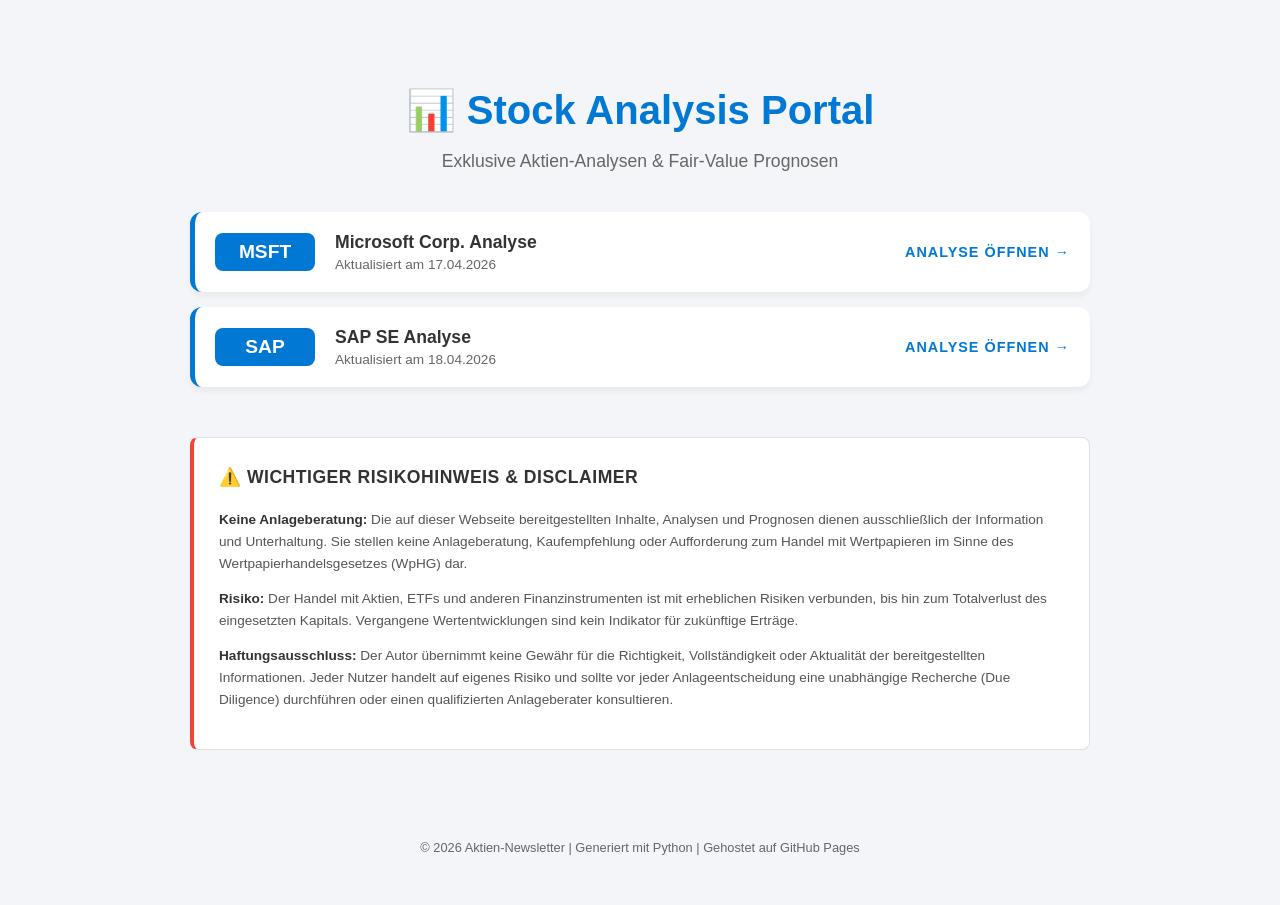
<file: index.html>
<!DOCTYPE html>
<html lang="de">
<head>
    <meta charset="UTF-8">
    <meta name="viewport" content="width=device-width, initial-scale=1.0">
    <title>Aktien-Analyse Portal</title>
    <link rel="stylesheet" href="style.css">
</head>
<body>

<div class="container">
    <header>
        <h1>📊 Stock Analysis Portal</h1>
        <p class="subtitle">Exklusive Aktien-Analysen & Fair-Value Prognosen</p>
    </header>

    <div id="report-grid" class="report-list"></div>

    <section class="disclaimer-box">
    <h3>⚠️ Wichtiger Risikohinweis & Disclaimer</h3>
    <p>
        <strong>Keine Anlageberatung:</strong> Die auf dieser Webseite bereitgestellten Inhalte, Analysen und Prognosen dienen ausschließlich der Information und Unterhaltung. Sie stellen keine Anlageberatung, Kaufempfehlung oder Aufforderung zum Handel mit Wertpapieren im Sinne des Wertpapierhandelsgesetzes (WpHG) dar.
    </p>
    <p>
        <strong>Risiko:</strong> Der Handel mit Aktien, ETFs und anderen Finanzinstrumenten ist mit erheblichen Risiken verbunden, bis hin zum Totalverlust des eingesetzten Kapitals. Vergangene Wertentwicklungen sind kein Indikator für zukünftige Erträge.
    </p>
    <p>
        <strong>Haftungsausschluss:</strong> Der Autor übernimmt keine Gewähr für die Richtigkeit, Vollständigkeit oder Aktualität der bereitgestellten Informationen. Jeder Nutzer handelt auf eigenes Risiko und sollte vor jeder Anlageentscheidung eine unabhängige Recherche (Due Diligence) durchführen oder einen qualifizierten Anlageberater konsultieren.
    </p>
    </section>
    
    <footer>
        &copy; 2026 Aktien-Newsletter | Generiert mit Python | Gehostet auf GitHub Pages
    </footer>
</div>

<script src="script.js"></script>
</body>
</html>
</file>
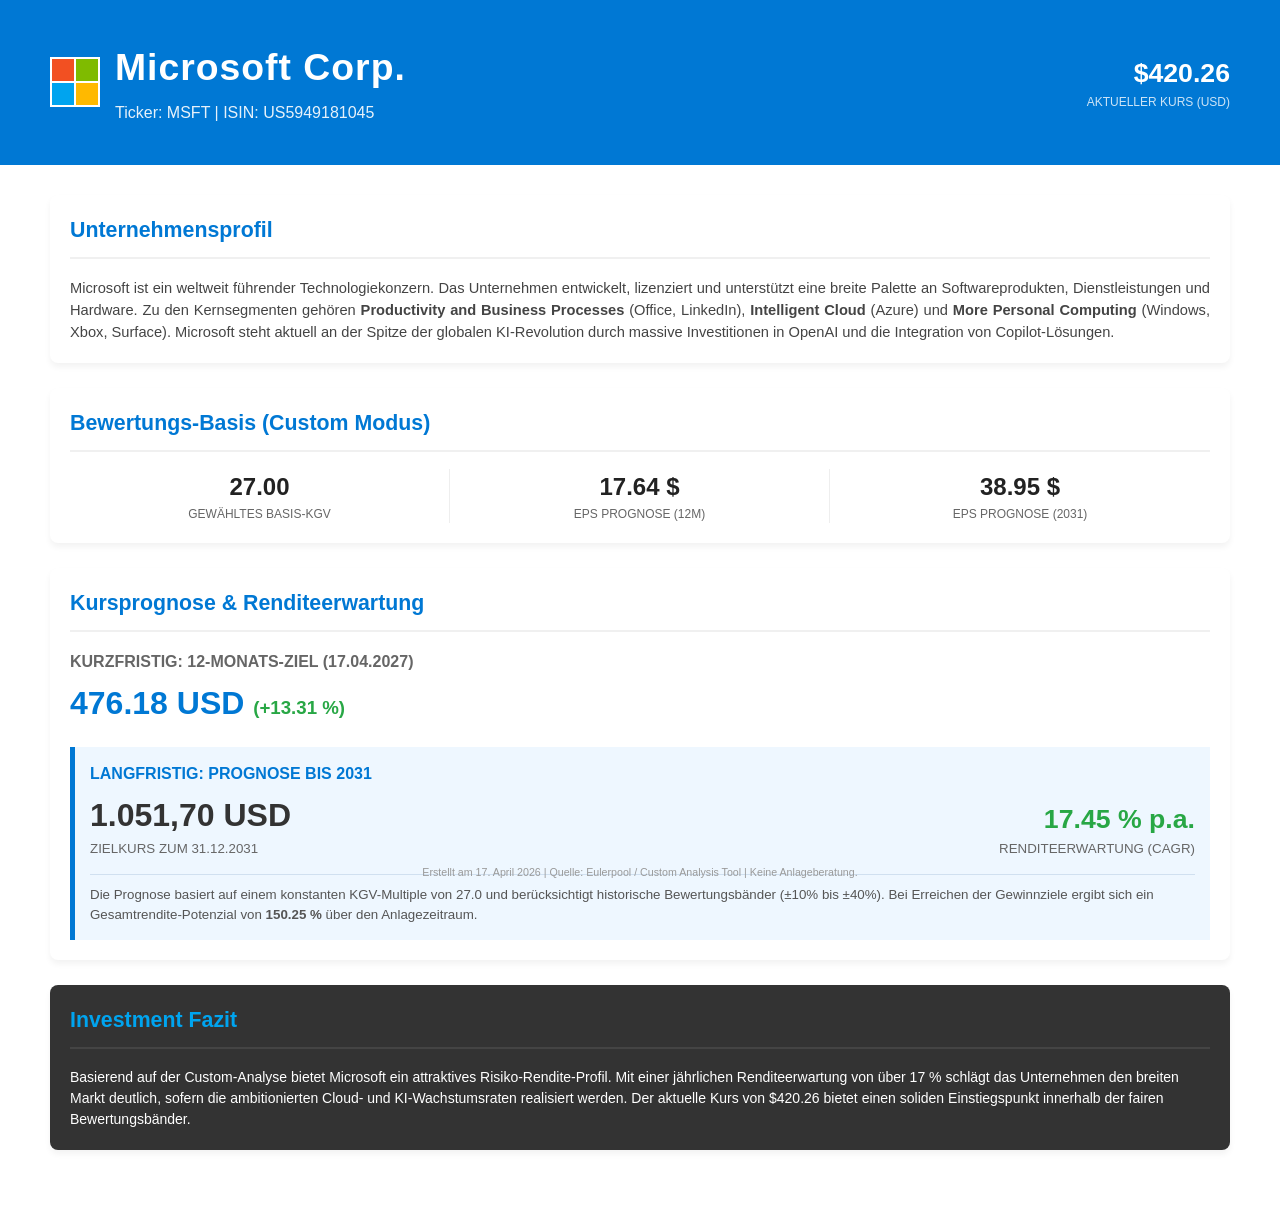
<file: reports/Microsoft_Investment_Report_MSFT.html>
<!DOCTYPE html>
<html lang="de">
<head>
    <meta charset="UTF-8">
    <style>
        @page {
            size: A4;
            margin: 0;
            background-color: #f4f7f9;
        }
        body {
            font-family: 'Segoe UI', Roboto, Helvetica, Arial, sans-serif;
            margin: 0;
            color: #333;
            line-height: 1.5;
        }
        .header {
            background-color: #0078d4;
            color: white;
            padding: 40px 50px;
            display: flex;
            justify-content: space-between;
            align-items: center;
        }
        .logo-box {
            width: 50px;
            height: 50px;
            background-color: white;
            display: inline-block;
            margin-right: 15px;
            position: relative;
        }
        /* Stylized Microsoft Logo */
        .logo-box div {
            position: absolute;
            width: 22px;
            height: 22px;
        }
        .l1 { top: 2px; left: 2px; background-color: #f25022; }
        .l2 { top: 2px; right: 2px; background-color: #7fbb00; }
        .l3 { bottom: 2px; left: 2px; background-color: #00a4ef; }
        .l4 { bottom: 2px; right: 2px; background-color: #ffb900; }

        .title-section h1 {
            margin: 0;
            font-size: 28pt;
            letter-spacing: 1px;
        }
        .title-section p {
            margin: 5px 0 0 0;
            opacity: 0.9;
            font-size: 12pt;
        }
        .container {
            padding: 30px 50px;
        }
        .grid {
            display: block;
        }
        .card {
            background: white;
            border-radius: 8px;
            padding: 20px;
            margin-bottom: 25px;
            box-shadow: 0 4px 6px rgba(0,0,0,0.05);
        }
        .card h2 {
            margin-top: 0;
            color: #0078d4;
            font-size: 16pt;
            border-bottom: 2px solid #f0f0f0;
            padding-bottom: 10px;
        }
        .metric-row {
            display: table;
            width: 100%;
            margin-top: 15px;
        }
        .metric-item {
            display: table-cell;
            width: 33%;
            text-align: center;
            border-right: 1px solid #eee;
        }
        .metric-item:last-child {
            border-right: none;
        }
        .metric-value {
            display: block;
            font-size: 18pt;
            font-weight: bold;
            color: #222;
        }
        .metric-label {
            display: block;
            font-size: 9pt;
            color: #666;
            text-transform: uppercase;
        }
        .description-box {
            font-size: 11pt;
            color: #444;
            text-align: justify;
        }
        .highlight-box {
            background-color: #eef7ff;
            border-left: 5px solid #0078d4;
            padding: 15px;
            margin-top: 10px;
        }
        .footer {
            position: absolute;
            bottom: 20px;
            width: 100%;
            text-align: center;
            font-size: 8pt;
            color: #999;
        }
        .tag-green { color: #28a745; }
        .tag-blue { color: #0078d4; }
    </style>
</head>
<body>

<div class="header">
    <div style="display: flex; align-items: center;">
        <div class="logo-box">
            <div class="l1"></div><div class="l2"></div>
            <div class="l3"></div><div class="l4"></div>
        </div>
        <div class="title-section">
            <h1>Microsoft Corp.</h1>
            <p>Ticker: MSFT | ISIN: US5949181045</p>
        </div>
    </div>
    <div style="text-align: right;">
        <div style="font-size: 20pt; font-weight: bold;">$420.26</div>
        <div style="font-size: 9pt; opacity: 0.8;">AKTUELLER KURS (USD)</div>
    </div>
</div>

<div class="container">
    <div class="card">
        <h2>Unternehmensprofil</h2>
        <div class="description-box">
            Microsoft ist ein weltweit führender Technologiekonzern. Das Unternehmen entwickelt, lizenziert und unterstützt eine breite Palette an Softwareprodukten, Dienstleistungen und Hardware. Zu den Kernsegmenten gehören <strong>Productivity and Business Processes</strong> (Office, LinkedIn), <strong>Intelligent Cloud</strong> (Azure) und <strong>More Personal Computing</strong> (Windows, Xbox, Surface). Microsoft steht aktuell an der Spitze der globalen KI-Revolution durch massive Investitionen in OpenAI und die Integration von Copilot-Lösungen.
        </div>
    </div>

    <div class="card">
        <h2>Bewertungs-Basis (Custom Modus)</h2>
        <div class="metric-row">
            <div class="metric-item">
                <span class="metric-value">27.00</span>
                <span class="metric-label">Gewähltes Basis-KGV</span>
            </div>
            <div class="metric-item">
                <span class="metric-value">17.64 $</span>
                <span class="metric-label">EPS Prognose (12M)</span>
            </div>
            <div class="metric-item">
                <span class="metric-value">38.95 $</span>
                <span class="metric-label">EPS Prognose (2031)</span>
            </div>
        </div>
    </div>

    <div class="card">
        <h2>Kursprognose & Renditeerwartung</h2>
        
        <div style="margin-bottom: 20px;">
            <h3 style="font-size: 12pt; color: #666; margin-bottom: 5px;">KURZFRISTIG: 12-MONATS-ZIEL (17.04.2027)</h3>
            <div style="font-size: 24pt; font-weight: bold; color: #0078d4;">476.18 USD <span style="font-size: 14pt; color: #28a745;">(+13.31 %)</span></div>
        </div>

        <div class="highlight-box">
            <h3 style="font-size: 12pt; color: #0078d4; margin-top: 0; margin-bottom: 5px;">LANGFRISTIG: PROGNOSE BIS 2031</h3>
            <div style="display: flex; justify-content: space-between; align-items: flex-end;">
                <div>
                    <div style="font-size: 24pt; font-weight: bold;">1.051,70 USD</div>
                    <div style="font-size: 10pt; color: #666;">ZIELKURS ZUM 31.12.2031</div>
                </div>
                <div style="text-align: right;">
                    <div style="font-size: 20pt; font-weight: bold; color: #28a745;">17.45 % p.a.</div>
                    <div style="font-size: 10pt; color: #666;">RENDITEERWARTUNG (CAGR)</div>
                </div>
            </div>
            <div style="margin-top: 15px; font-size: 10pt; color: #555; border-top: 1px solid #d0e0f0; padding-top: 10px;">
                Die Prognose basiert auf einem konstanten KGV-Multiple von 27.0 und berücksichtigt historische Bewertungsbänder (±10% bis ±40%). Bei Erreichen der Gewinnziele ergibt sich ein Gesamtrendite-Potenzial von <strong>150.25 %</strong> über den Anlagezeitraum.
            </div>
        </div>
    </div>

    <div class="card" style="background-color: #333; color: white;">
        <h2 style="color: #00a4ef; border-color: #444;">Investment Fazit</h2>
        <p style="font-size: 10.5pt; margin-bottom: 0;">
            Basierend auf der Custom-Analyse bietet Microsoft ein attraktives Risiko-Rendite-Profil. Mit einer jährlichen Renditeerwartung von über 17 % schlägt das Unternehmen den breiten Markt deutlich, sofern die ambitionierten Cloud- und KI-Wachstumsraten realisiert werden. Der aktuelle Kurs von $420.26 bietet einen soliden Einstiegspunkt innerhalb der fairen Bewertungsbänder.
        </p>
    </div>
</div>

<div class="footer">
    Erstellt am 17. April 2026 | Quelle: Eulerpool / Custom Analysis Tool | Keine Anlageberatung.
</div>

</body>
</html>
</file>
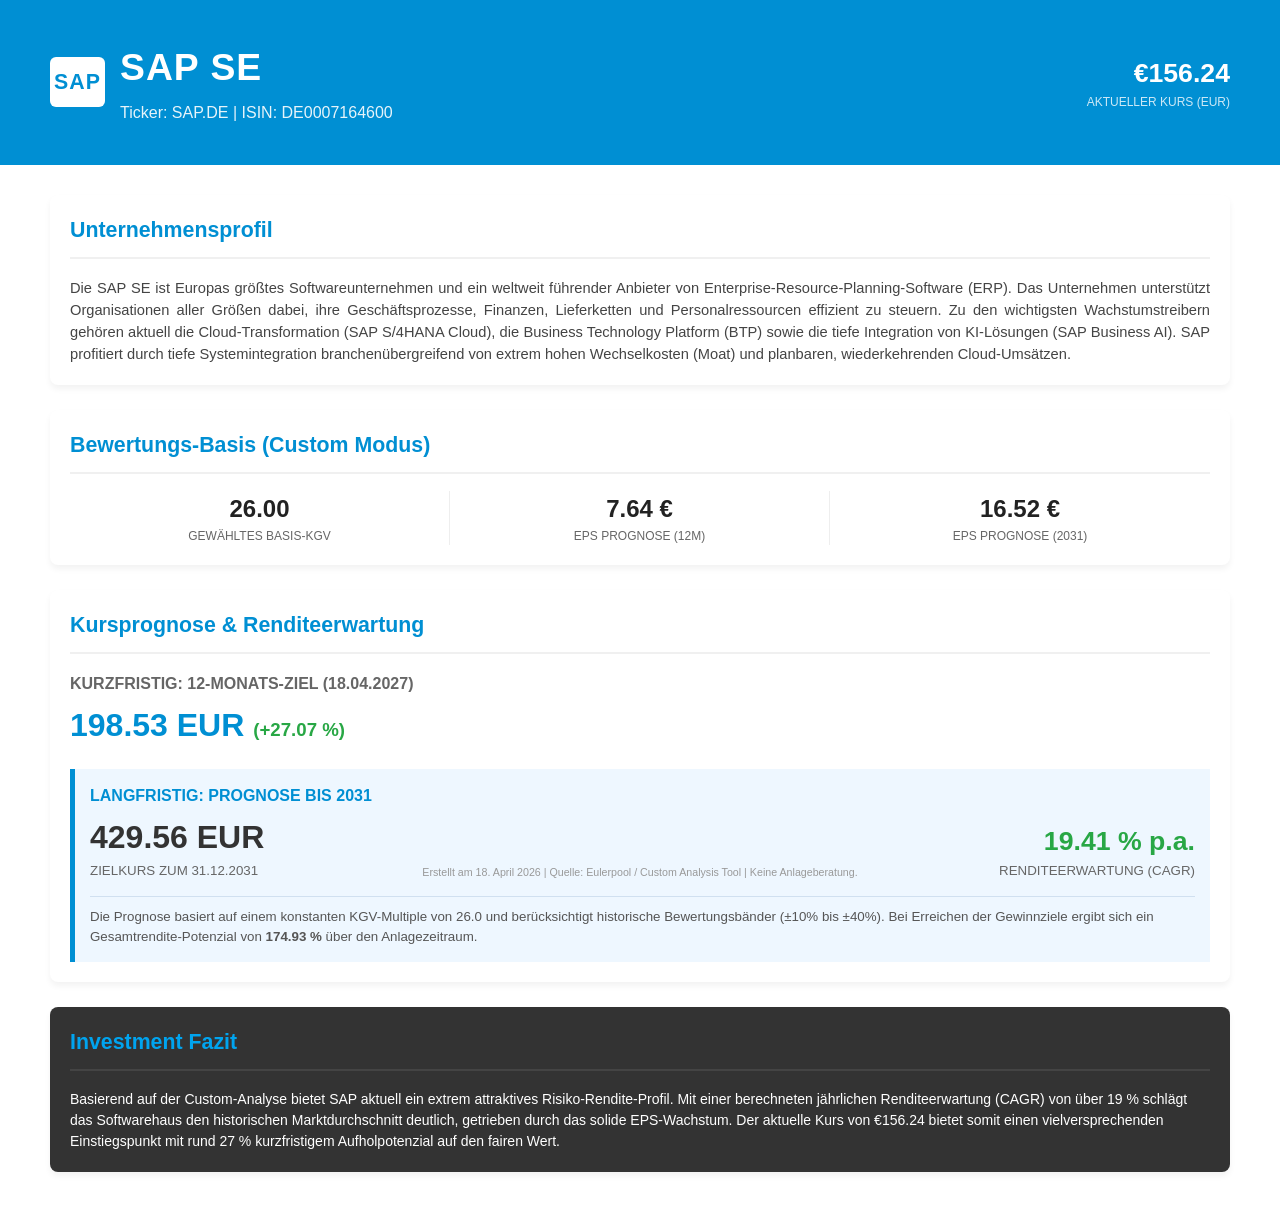
<file: reports/SAP_Investment_Report_SAP_DE.html>
<!DOCTYPE html>
<html lang="de">
<head>
    <meta charset="UTF-8">
    <style>
        @page {
            size: A4;
            margin: 0;
            background-color: #f4f7f9;
        }
        body {
            font-family: 'Segoe UI', Roboto, Helvetica, Arial, sans-serif;
            margin: 0;
            color: #333;
            line-height: 1.5;
        }
        .header {
            background-color: #008fd3; /* SAP Blau */
            color: white;
            padding: 40px 50px;
            display: flex;
            justify-content: space-between;
            align-items: center;
        }
        .logo-box {
            width: 55px;
            height: 50px;
            background-color: white;
            display: inline-block;
            margin-right: 15px;
            border-radius: 6px;
            text-align: center;
            line-height: 50px;
            color: #008fd3;
            font-weight: 900;
            font-size: 16pt;
            letter-spacing: 1px;
        }
        .title-section h1 {
            margin: 0;
            font-size: 28pt;
            letter-spacing: 1px;
        }
        .title-section p {
            margin: 5px 0 0 0;
            opacity: 0.9;
            font-size: 12pt;
        }
        .container {
            padding: 30px 50px;
        }
        .grid {
            display: block;
        }
        .card {
            background: white;
            border-radius: 8px;
            padding: 20px;
            margin-bottom: 25px;
            box-shadow: 0 4px 6px rgba(0,0,0,0.05);
        }
        .card h2 {
            margin-top: 0;
            color: #008fd3;
            font-size: 16pt;
            border-bottom: 2px solid #f0f0f0;
            padding-bottom: 10px;
        }
        .metric-row {
            display: table;
            width: 100%;
            margin-top: 15px;
        }
        .metric-item {
            display: table-cell;
            width: 33%;
            text-align: center;
            border-right: 1px solid #eee;
        }
        .metric-item:last-child {
            border-right: none;
        }
        .metric-value {
            display: block;
            font-size: 18pt;
            font-weight: bold;
            color: #222;
        }
        .metric-label {
            display: block;
            font-size: 9pt;
            color: #666;
            text-transform: uppercase;
        }
        .description-box {
            font-size: 11pt;
            color: #444;
            text-align: justify;
        }
        .highlight-box {
            background-color: #eef7ff;
            border-left: 5px solid #008fd3;
            padding: 15px;
            margin-top: 10px;
        }
        .footer {
            position: absolute;
            bottom: 20px;
            width: 100%;
            text-align: center;
            font-size: 8pt;
            color: #999;
        }
        .tag-green { color: #28a745; }
        .tag-blue { color: #008fd3; }
    </style>
</head>
<body>

<div class="header">
    <div style="display: flex; align-items: center;">
        <div class="logo-box">SAP</div>
        <div class="title-section">
            <h1>SAP SE</h1>
            <p>Ticker: SAP.DE | ISIN: DE0007164600</p>
        </div>
    </div>
    <div style="text-align: right;">
        <div style="font-size: 20pt; font-weight: bold;">€156.24</div>
        <div style="font-size: 9pt; opacity: 0.8;">AKTUELLER KURS (EUR)</div>
    </div>
</div>

<div class="container">
    <div class="card">
        <h2>Unternehmensprofil</h2>
        <div class="description-box">
            Die SAP SE ist Europas größtes Softwareunternehmen und ein weltweit führender Anbieter von Enterprise-Resource-Planning-Software (ERP). Das Unternehmen unterstützt Organisationen aller Größen dabei, ihre Geschäftsprozesse, Finanzen, Lieferketten und Personalressourcen effizient zu steuern. Zu den wichtigsten Wachstumstreibern gehören aktuell die Cloud-Transformation (SAP S/4HANA Cloud), die Business Technology Platform (BTP) sowie die tiefe Integration von KI-Lösungen (SAP Business AI). SAP profitiert durch tiefe Systemintegration branchenübergreifend von extrem hohen Wechselkosten (Moat) und planbaren, wiederkehrenden Cloud-Umsätzen.
        </div>
    </div>

    <div class="card">
        <h2>Bewertungs-Basis (Custom Modus)</h2>
        <div class="metric-row">
            <div class="metric-item">
                <span class="metric-value">26.00</span>
                <span class="metric-label">Gewähltes Basis-KGV</span>
            </div>
            <div class="metric-item">
                <span class="metric-value">7.64 €</span>
                <span class="metric-label">EPS Prognose (12M)</span>
            </div>
            <div class="metric-item">
                <span class="metric-value">16.52 €</span>
                <span class="metric-label">EPS Prognose (2031)</span>
            </div>
        </div>
    </div>

    <div class="card">
        <h2>Kursprognose & Renditeerwartung</h2>
        
        <div style="margin-bottom: 20px;">
            <h3 style="font-size: 12pt; color: #666; margin-bottom: 5px;">KURZFRISTIG: 12-MONATS-ZIEL (18.04.2027)</h3>
            <div style="font-size: 24pt; font-weight: bold; color: #008fd3;">198.53 EUR <span style="font-size: 14pt; color: #28a745;">(+27.07 %)</span></div>
        </div>

        <div class="highlight-box">
            <h3 style="font-size: 12pt; color: #008fd3; margin-top: 0; margin-bottom: 5px;">LANGFRISTIG: PROGNOSE BIS 2031</h3>
            <div style="display: flex; justify-content: space-between; align-items: flex-end;">
                <div>
                    <div style="font-size: 24pt; font-weight: bold;">429.56 EUR</div>
                    <div style="font-size: 10pt; color: #666;">ZIELKURS ZUM 31.12.2031</div>
                </div>
                <div style="text-align: right;">
                    <div style="font-size: 20pt; font-weight: bold; color: #28a745;">19.41 % p.a.</div>
                    <div style="font-size: 10pt; color: #666;">RENDITEERWARTUNG (CAGR)</div>
                </div>
            </div>
            <div style="margin-top: 15px; font-size: 10pt; color: #555; border-top: 1px solid #d0e0f0; padding-top: 10px;">
                Die Prognose basiert auf einem konstanten KGV-Multiple von 26.0 und berücksichtigt historische Bewertungsbänder (±10% bis ±40%). Bei Erreichen der Gewinnziele ergibt sich ein Gesamtrendite-Potenzial von <strong>174.93 %</strong> über den Anlagezeitraum.
            </div>
        </div>
    </div>

    <div class="card" style="background-color: #333; color: white;">
        <h2 style="color: #00a4ef; border-color: #444;">Investment Fazit</h2>
        <p style="font-size: 10.5pt; margin-bottom: 0;">
            Basierend auf der Custom-Analyse bietet SAP aktuell ein extrem attraktives Risiko-Rendite-Profil. Mit einer berechneten jährlichen Renditeerwartung (CAGR) von über 19 % schlägt das Softwarehaus den historischen Marktdurchschnitt deutlich, getrieben durch das solide EPS-Wachstum. Der aktuelle Kurs von €156.24 bietet somit einen vielversprechenden Einstiegspunkt mit rund 27 % kurzfristigem Aufholpotenzial auf den fairen Wert.
        </p>
    </div>
</div>

<div class="footer">
    Erstellt am 18. April 2026 | Quelle: Eulerpool / Custom Analysis Tool | Keine Anlageberatung.
</div>

</body>
</html>
</file>
<file: style.css>
:root {
    --primary-color: #0078d4;
    --bg-color: #f3f5f8;
    --card-bg: #ffffff;
    --text-main: #333;
    --text-muted: #666;
}

body {
    font-family: 'Segoe UI', Roboto, Helvetica, Arial, sans-serif;
    background-color: var(--bg-color);
    color: var(--text-main);
    margin: 0;
    padding: 20px;
    display: flex;
    justify-content: center;
}

.container {
    width: 100%;
    max-width: 900px;
    margin-top: 40px;
}

header {
    text-align: center;
    margin-bottom: 40px;
}

h1 {
    color: var(--primary-color);
    font-size: 2.5rem;
    margin-bottom: 10px;
}

.subtitle {
    color: var(--text-muted);
    font-size: 1.1rem;
}

.report-card {
    background: var(--card-bg);
    padding: 20px;
    border-radius: 12px;
    box-shadow: 0 4px 6px rgba(0,0,0,0.05);
    display: flex;
    justify-content: space-between;
    align-items: center;
    transition: transform 0.2s, box-shadow 0.2s;
    text-decoration: none;
    color: inherit;
    border-left: 5px solid var(--primary-color);
    margin-bottom: 15px;
}

.report-card:hover {
    transform: translateY(-2px);
    box-shadow: 0 8px 15px rgba(0,0,0,0.1);
}

.ticker-info {
    display: flex;
    align-items: center;
}

.ticker-symbol {
    background: var(--primary-color);
    color: white;
    padding: 8px 15px;
    border-radius: 8px;
    font-weight: bold;
    font-size: 1.2rem;
    margin-right: 20px;
    min-width: 70px;
    text-align: center;
}

.report-meta {
    display: flex;
    flex-direction: column;
}

.report-title {
    font-weight: 600;
    font-size: 1.1rem;
}

.report-date {
    font-size: 0.85rem;
    color: var(--text-muted);
    margin-top: 4px;
}

.open-btn {
    color: var(--primary-color);
    font-weight: bold;
    font-size: 0.9rem;
    text-transform: uppercase;
    letter-spacing: 1px;
}

footer {
    text-align: center;
    margin-top: 60px;
    color: var(--text-muted);
    font-size: 0.8rem;
}
.disclaimer-box {
    margin-top: 50px;
    padding: 25px;
    background-color: #ffffff;
    border: 1px solid #e0e0e0;
    border-left: 4px solid #f44336; /* Rote Warnlinie */
    border-radius: 8px;
    font-size: 0.85rem;
    color: #555;
    line-height: 1.6;
}

.disclaimer-box h3 {
    margin-top: 0;
    color: #333;
    font-size: 1.1rem;
    text-transform: uppercase;
    letter-spacing: 0.5px;
}

.disclaimer-box strong {
    color: #333;
}

footer {
    padding-top: 30px;
    padding-bottom: 30px;
}
</file>
